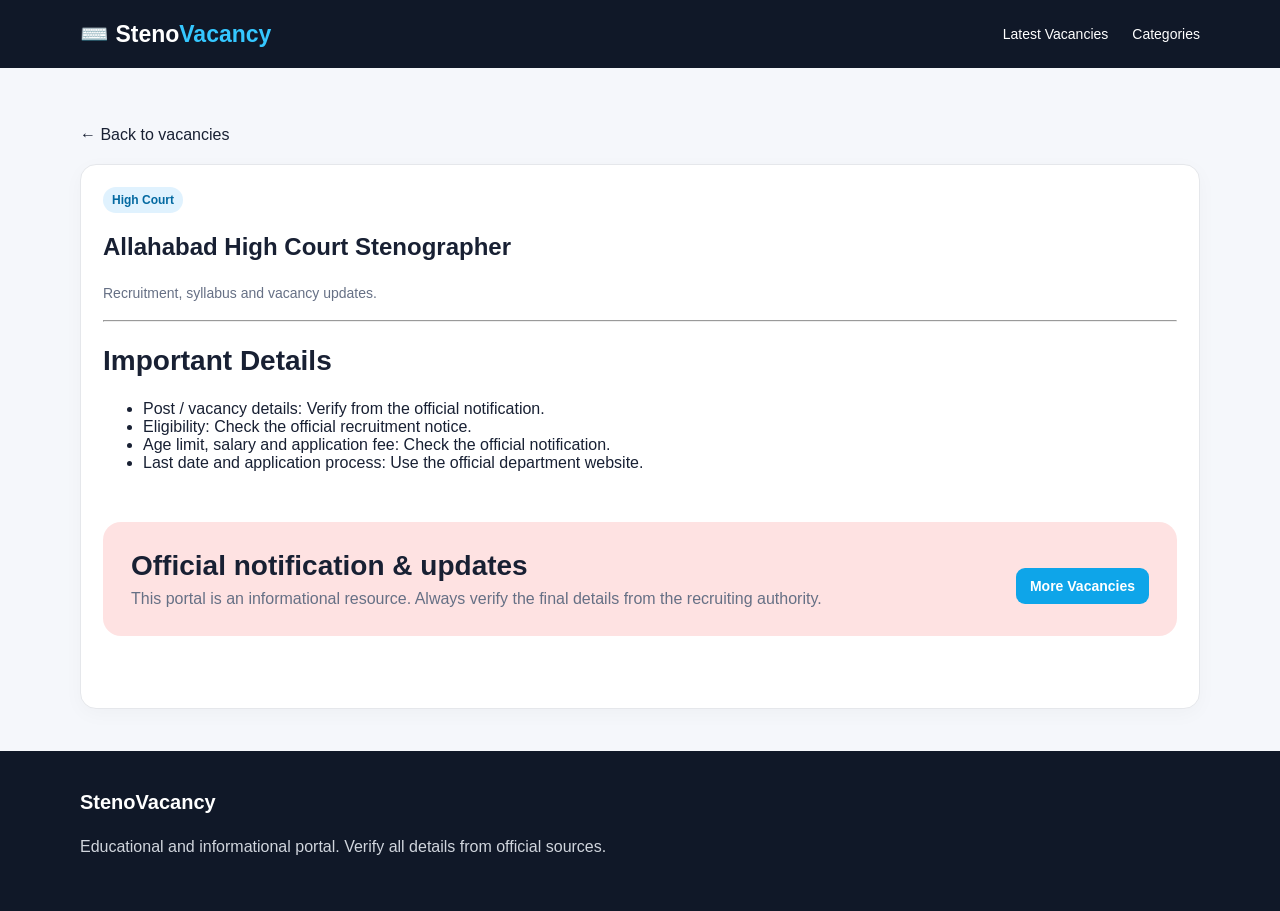
<file: ahc.html>
<!DOCTYPE html><html lang="en"><head><meta charset="UTF-8"><meta name="viewport" content="width=device-width,initial-scale=1"><title>Allahabad High Court Stenographer | StenoVacancy</title><meta name="description" content="Recruitment, syllabus and vacancy updates."><link rel="stylesheet" href="../style.css"></head><body><header><div class="container nav"><a class="brand" href="../index.html">⌨️ Steno<span>Vacancy</span></a><nav><a href="../index.html#latest">Latest Vacancies</a><a href="../index.html#categories">Categories</a></nav></div></header><main class="container"><p><a href="../index.html">← Back to vacancies</a></p><article class="card" style="margin-top:20px"><span class="tag">High Court</span><h1>Allahabad High Court Stenographer</h1><p class="meta">Recruitment, syllabus and vacancy updates.</p><hr><h2>Important Details</h2><ul><li>Post / vacancy details: Verify from the official notification.</li><li>Eligibility: Check the official recruitment notice.</li><li>Age limit, salary and application fee: Check the official notification.</li><li>Last date and application process: Use the official department website.</li></ul><div class="youtube"><div><h2>Official notification & updates</h2><p>This portal is an informational resource. Always verify the final details from the recruiting authority.</p></div><a class="btn" href="../index.html">More Vacancies</a></div></article></main><footer><div class="container"><strong>StenoVacancy</strong><p>Educational and informational portal. Verify all details from official sources.</p></div></footer></body></html>
</file>
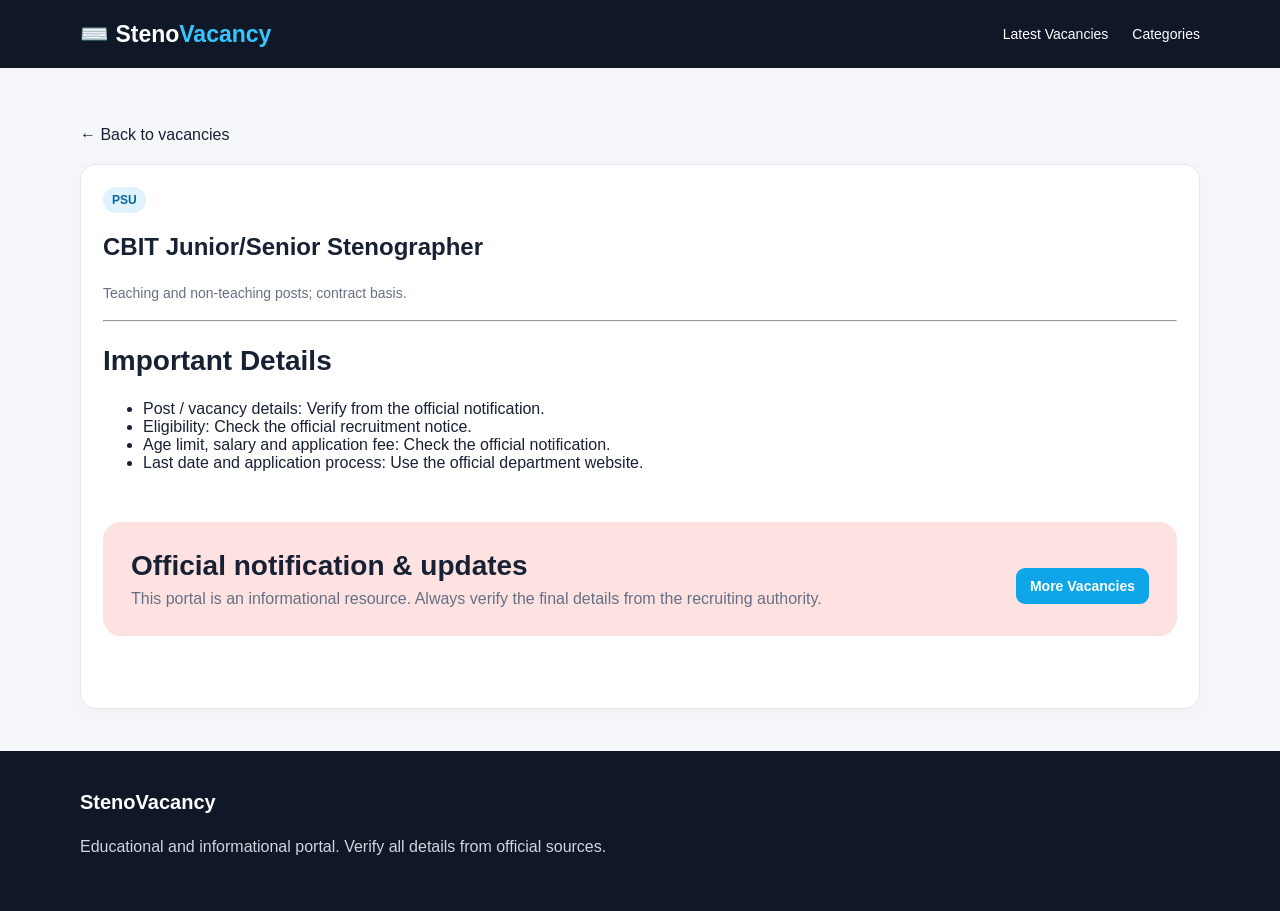
<file: cbit.html>
<!DOCTYPE html><html lang="en"><head><meta charset="UTF-8"><meta name="viewport" content="width=device-width,initial-scale=1"><title>CBIT Junior/Senior Stenographer | StenoVacancy</title><meta name="description" content="Teaching and non-teaching posts; contract basis."><link rel="stylesheet" href="../style.css"></head><body><header><div class="container nav"><a class="brand" href="../index.html">⌨️ Steno<span>Vacancy</span></a><nav><a href="../index.html#latest">Latest Vacancies</a><a href="../index.html#categories">Categories</a></nav></div></header><main class="container"><p><a href="../index.html">← Back to vacancies</a></p><article class="card" style="margin-top:20px"><span class="tag">PSU</span><h1>CBIT Junior/Senior Stenographer</h1><p class="meta">Teaching and non-teaching posts; contract basis.</p><hr><h2>Important Details</h2><ul><li>Post / vacancy details: Verify from the official notification.</li><li>Eligibility: Check the official recruitment notice.</li><li>Age limit, salary and application fee: Check the official notification.</li><li>Last date and application process: Use the official department website.</li></ul><div class="youtube"><div><h2>Official notification & updates</h2><p>This portal is an informational resource. Always verify the final details from the recruiting authority.</p></div><a class="btn" href="../index.html">More Vacancies</a></div></article></main><footer><div class="container"><strong>StenoVacancy</strong><p>Educational and informational portal. Verify all details from official sources.</p></div></footer></body></html>
</file>
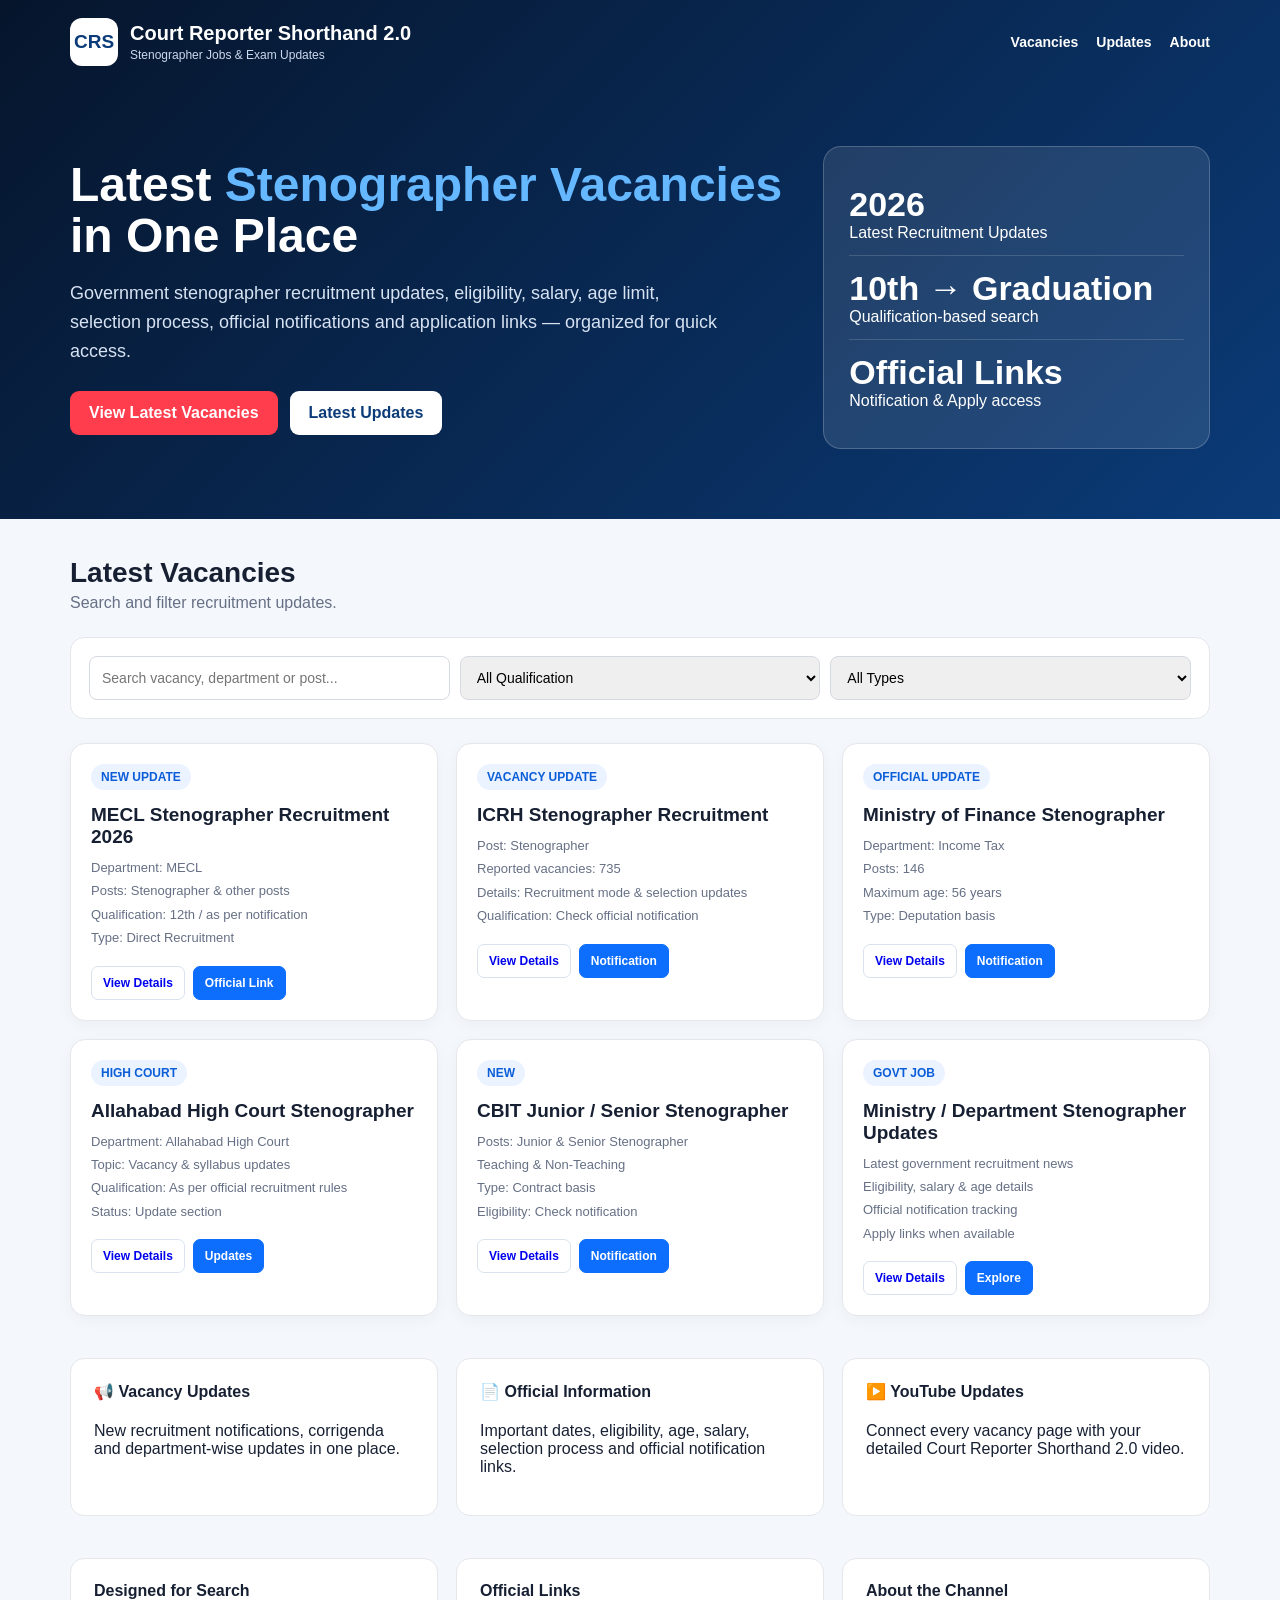
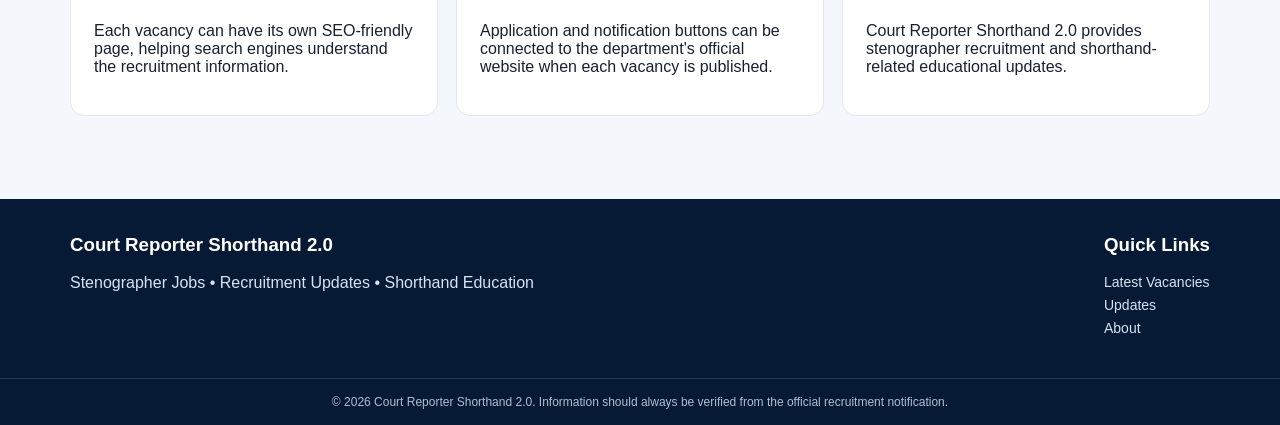
<file: court_reporter_shorthand_website.html>
<!DOCTYPE html>
<html lang="en">
<head>
<meta charset="UTF-8">
<meta name="viewport" content="width=device-width, initial-scale=1.0">
<title>Court Reporter Shorthand 2.0 | Stenographer Vacancy 2026</title>
<meta name="description" content="Latest Stenographer vacancies, government jobs, eligibility, salary, age limit, official notification and apply links.">
<style>
:root{--navy:#071a35;--blue:#0d6efd;--red:#e63946;--light:#f4f7fb;--text:#172033;--muted:#667085;--white:#fff;--border:#e5e7eb}
*{box-sizing:border-box} body{margin:0;font-family:Arial,Helvetica,sans-serif;background:var(--light);color:var(--text)}
header{background:linear-gradient(135deg,#06152c,#0b3b78);color:white}
.top{max-width:1180px;margin:auto;padding:18px 20px;display:flex;align-items:center;justify-content:space-between;gap:20px}
.brand{display:flex;align-items:center;gap:12px}.logo{width:48px;height:48px;border-radius:12px;background:#fff;color:#0b3b78;display:grid;place-items:center;font-weight:900;font-size:19px}
.brand h1{font-size:20px;margin:0}.brand p{margin:3px 0 0;color:#cbd9ee;font-size:12px}
nav a{color:white;text-decoration:none;margin-left:18px;font-size:14px;font-weight:700}
.hero{max-width:1180px;margin:auto;padding:62px 20px 70px;display:grid;grid-template-columns:1.3fr .7fr;gap:35px;align-items:center}
.hero h2{font-size:48px;line-height:1.05;margin:0 0 18px}.hero h2 span{color:#65b7ff}
.hero p{font-size:18px;line-height:1.6;color:#d7e3f3;max-width:650px}
.buttons{display:flex;gap:12px;margin-top:25px;flex-wrap:wrap}.btn{padding:13px 19px;border-radius:9px;text-decoration:none;font-weight:800;display:inline-block}.primary{background:#ff3d4d;color:white}.secondary{background:white;color:#0b3b78}
.hero-card{background:rgba(255,255,255,.1);border:1px solid rgba(255,255,255,.2);padding:25px;border-radius:18px}.hero-card b{font-size:34px}.hero-card div{padding:13px 0;border-bottom:1px solid rgba(255,255,255,.15)}.hero-card div:last-child{border:0}
main{max-width:1180px;margin:auto;padding:38px 20px}.section-head{display:flex;justify-content:space-between;align-items:end;gap:20px;margin-bottom:20px}.section-head h3{font-size:28px;margin:0}.section-head p{color:var(--muted);margin:5px 0}
.tools{background:white;padding:18px;border:1px solid var(--border);border-radius:14px;display:flex;gap:10px;flex-wrap:wrap;margin-bottom:24px}.tools input,.tools select{padding:12px;border:1px solid #d5d9e0;border-radius:8px;font-size:14px;flex:1;min-width:180px}
.grid{display:grid;grid-template-columns:repeat(3,1fr);gap:18px}.card{background:white;border:1px solid var(--border);border-radius:15px;padding:20px;box-shadow:0 4px 15px rgba(15,23,42,.04)}.badge{display:inline-block;background:#eaf3ff;color:#0b5ed7;border-radius:20px;padding:6px 10px;font-size:12px;font-weight:800}.card h4{font-size:19px;margin:14px 0 8px}.meta{font-size:13px;color:var(--muted);line-height:1.8}.card .links{display:flex;gap:8px;margin-top:16px}.smallbtn{padding:9px 11px;border-radius:7px;text-decoration:none;font-size:12px;font-weight:800;border:1px solid #d9e2ef}.apply{background:#0d6efd;color:white;border-color:#0d6efd}
.info{margin-top:42px;display:grid;grid-template-columns:repeat(3,1fr);gap:18px}.info article{background:white;border-radius:14px;padding:23px;border:1px solid var(--border)}.info h4{margin-top:0}
footer{background:#071a35;color:#d7e3f3;margin-top:45px}.footer{max-width:1180px;margin:auto;padding:35px 20px;display:flex;justify-content:space-between;gap:30px;flex-wrap:wrap}.footer h3{color:white;margin-top:0}.footer a{color:#d7e3f3;text-decoration:none;display:block;margin:7px 0;font-size:14px}.copyright{border-top:1px solid rgba(255,255,255,.12);padding:16px 20px;text-align:center;font-size:12px;color:#aebed3}
@media(max-width:850px){.hero{grid-template-columns:1fr;padding-top:45px}.hero h2{font-size:37px}.grid{grid-template-columns:repeat(2,1fr)}.info{grid-template-columns:1fr}}
@media(max-width:560px){nav{display:none}.top{padding:14px}.grid{grid-template-columns:1fr}.hero{padding-left:16px;padding-right:16px}main{padding:30px 14px}.hero h2{font-size:32px}}
</style>
</head>
<body>
<header>
  <div class="top">
    <div class="brand">
      <div class="logo">CRS</div>
      <div><h1>Court Reporter Shorthand 2.0</h1><p>Stenographer Jobs & Exam Updates</p></div>
    </div>
    <nav><a href="#vacancies">Vacancies</a><a href="#updates">Updates</a><a href="#about">About</a></nav>
  </div>
  <div class="hero">
    <div>
      <h2>Latest <span>Stenographer Vacancies</span> in One Place</h2>
      <p>Government stenographer recruitment updates, eligibility, salary, age limit, selection process, official notifications and application links — organized for quick access.</p>
      <div class="buttons"><a class="btn primary" href="#vacancies">View Latest Vacancies</a><a class="btn secondary" href="#updates">Latest Updates</a></div>
    </div>
    <div class="hero-card">
      <div><b>2026</b><br>Latest Recruitment Updates</div>
      <div><b>10th → Graduation</b><br>Qualification-based search</div>
      <div><b>Official Links</b><br>Notification & Apply access</div>
    </div>
  </div>
</header>

<main>
<section id="vacancies">
  <div class="section-head"><div><h3>Latest Vacancies</h3><p>Search and filter recruitment updates.</p></div></div>
  <div class="tools">
    <input id="search" placeholder="Search vacancy, department or post..." oninput="filterCards()">
    <select id="qualification" onchange="filterCards()"><option value="">All Qualification</option><option>10th</option><option>12th</option><option>Graduation</option></select>
    <select id="type" onchange="filterCards()"><option value="">All Types</option><option>Direct Recruitment</option><option>Deputation</option><option>Contract</option></select>
  </div>
  <div class="grid" id="cards">
    <article class="card" data-q="12th" data-type="Direct Recruitment"><span class="badge">NEW UPDATE</span><h4>MECL Stenographer Recruitment 2026</h4><div class="meta">Department: MECL<br>Posts: Stenographer & other posts<br>Qualification: 12th / as per notification<br>Type: Direct Recruitment</div><div class="links"><a class="smallbtn" href="#details">View Details</a><a class="smallbtn apply" href="#apply">Official Link</a></div></article>
    <article class="card" data-q="12th" data-type="Direct Recruitment"><span class="badge">VACANCY UPDATE</span><h4>ICRH Stenographer Recruitment</h4><div class="meta">Post: Stenographer<br>Reported vacancies: 735<br>Details: Recruitment mode & selection updates<br>Qualification: Check official notification</div><div class="links"><a class="smallbtn" href="#details">View Details</a><a class="smallbtn apply" href="#apply">Notification</a></div></article>
    <article class="card" data-q="12th" data-type="Deputation"><span class="badge">OFFICIAL UPDATE</span><h4>Ministry of Finance Stenographer</h4><div class="meta">Department: Income Tax<br>Posts: 146<br>Maximum age: 56 years<br>Type: Deputation basis</div><div class="links"><a class="smallbtn" href="#details">View Details</a><a class="smallbtn apply" href="#apply">Notification</a></div></article>
    <article class="card" data-q="Graduation" data-type="Direct Recruitment"><span class="badge">HIGH COURT</span><h4>Allahabad High Court Stenographer</h4><div class="meta">Department: Allahabad High Court<br>Topic: Vacancy & syllabus updates<br>Qualification: As per official recruitment rules<br>Status: Update section</div><div class="links"><a class="smallbtn" href="#details">View Details</a><a class="smallbtn apply" href="#apply">Updates</a></div></article>
    <article class="card" data-q="10th" data-type="Contract"><span class="badge">NEW</span><h4>CBIT Junior / Senior Stenographer</h4><div class="meta">Posts: Junior & Senior Stenographer<br>Teaching & Non-Teaching<br>Type: Contract basis<br>Eligibility: Check notification</div><div class="links"><a class="smallbtn" href="#details">View Details</a><a class="smallbtn apply" href="#apply">Notification</a></div></article>
    <article class="card" data-q="12th" data-type="Direct Recruitment"><span class="badge">GOVT JOB</span><h4>Ministry / Department Stenographer Updates</h4><div class="meta">Latest government recruitment news<br>Eligibility, salary & age details<br>Official notification tracking<br>Apply links when available</div><div class="links"><a class="smallbtn" href="#details">View Details</a><a class="smallbtn apply" href="#apply">Explore</a></div></article>
  </div>
</section>

<section id="updates" class="info">
  <article><h4>📢 Vacancy Updates</h4><p>New recruitment notifications, corrigenda and department-wise updates in one place.</p></article>
  <article><h4>📄 Official Information</h4><p>Important dates, eligibility, age, salary, selection process and official notification links.</p></article>
  <article><h4>▶️ YouTube Updates</h4><p>Connect every vacancy page with your detailed Court Reporter Shorthand 2.0 video.</p></article>
</section>

<section id="details" class="info">
  <article><h4>Designed for Search</h4><p>Each vacancy can have its own SEO-friendly page, helping search engines understand the recruitment information.</p></article>
  <article id="apply"><h4>Official Links</h4><p>Application and notification buttons can be connected to the department's official website when each vacancy is published.</p></article>
  <article id="about"><h4>About the Channel</h4><p>Court Reporter Shorthand 2.0 provides stenographer recruitment and shorthand-related educational updates.</p></article>
</section>
</main>

<footer>
 <div class="footer">
  <div><h3>Court Reporter Shorthand 2.0</h3><div>Stenographer Jobs • Recruitment Updates • Shorthand Education</div></div>
  <div><h3>Quick Links</h3><a href="#vacancies">Latest Vacancies</a><a href="#updates">Updates</a><a href="#about">About</a></div>
 </div>
 <div class="copyright">© 2026 Court Reporter Shorthand 2.0. Information should always be verified from the official recruitment notification.</div>
</footer>

<script>
function filterCards(){
 const q=document.getElementById('search').value.toLowerCase();
 const qual=document.getElementById('qualification').value;
 const type=document.getElementById('type').value;
 document.querySelectorAll('.card').forEach(c=>{
   const text=c.innerText.toLowerCase();
   const okText=!q||text.includes(q);
   const okQ=!qual||c.dataset.q===qual;
   const okT=!type||c.dataset.type===type;
   c.style.display=okText&&okQ&&okT?'block':'none';
 });
}
</script>
</body>
</html>
</file>
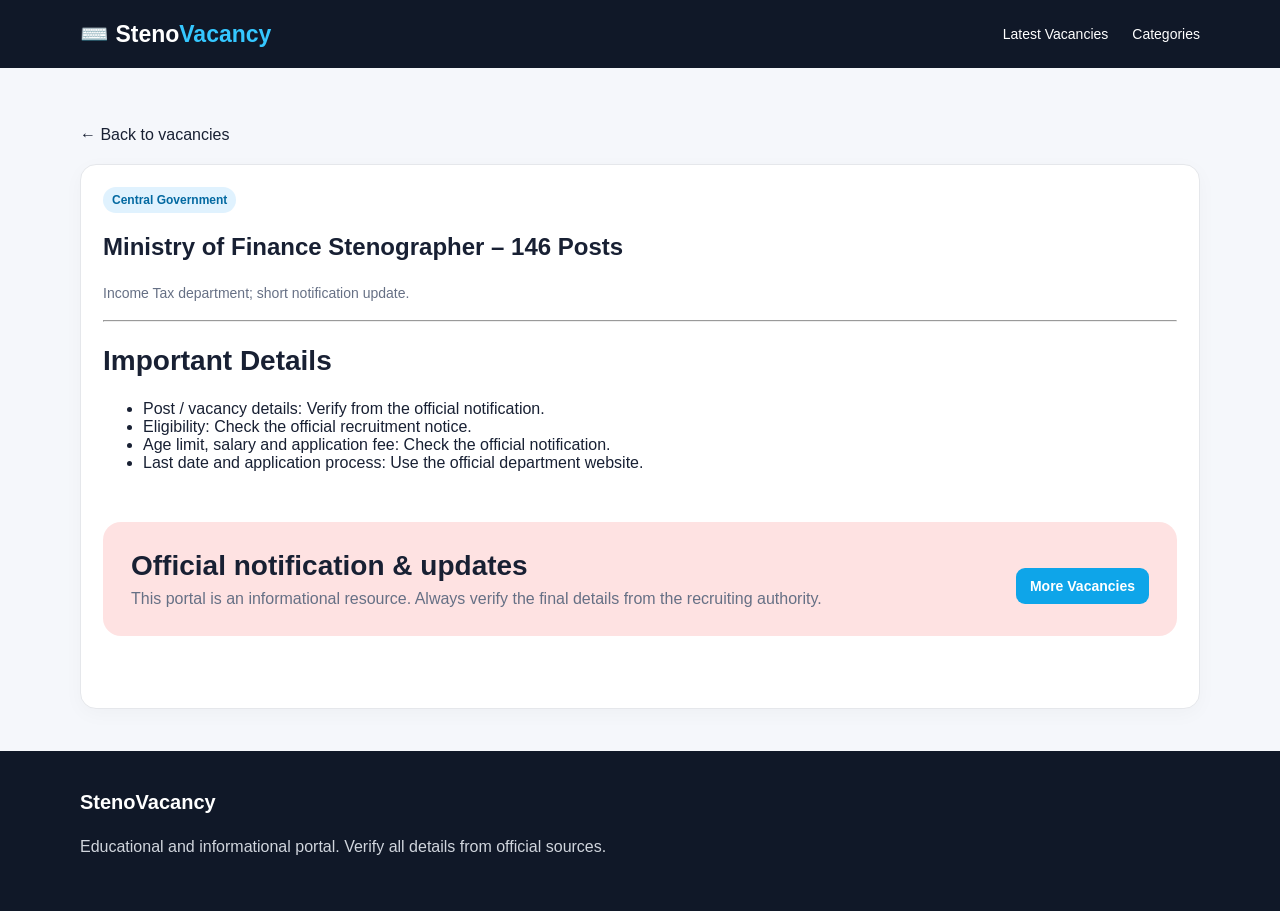
<file: finance.html>
<!DOCTYPE html><html lang="en"><head><meta charset="UTF-8"><meta name="viewport" content="width=device-width,initial-scale=1"><title>Ministry of Finance Stenographer – 146 Posts | StenoVacancy</title><meta name="description" content="Income Tax department; short notification update."><link rel="stylesheet" href="../style.css"></head><body><header><div class="container nav"><a class="brand" href="../index.html">⌨️ Steno<span>Vacancy</span></a><nav><a href="../index.html#latest">Latest Vacancies</a><a href="../index.html#categories">Categories</a></nav></div></header><main class="container"><p><a href="../index.html">← Back to vacancies</a></p><article class="card" style="margin-top:20px"><span class="tag">Central Government</span><h1>Ministry of Finance Stenographer – 146 Posts</h1><p class="meta">Income Tax department; short notification update.</p><hr><h2>Important Details</h2><ul><li>Post / vacancy details: Verify from the official notification.</li><li>Eligibility: Check the official recruitment notice.</li><li>Age limit, salary and application fee: Check the official notification.</li><li>Last date and application process: Use the official department website.</li></ul><div class="youtube"><div><h2>Official notification & updates</h2><p>This portal is an informational resource. Always verify the final details from the recruiting authority.</p></div><a class="btn" href="../index.html">More Vacancies</a></div></article></main><footer><div class="container"><strong>StenoVacancy</strong><p>Educational and informational portal. Verify all details from official sources.</p></div></footer></body></html>
</file>
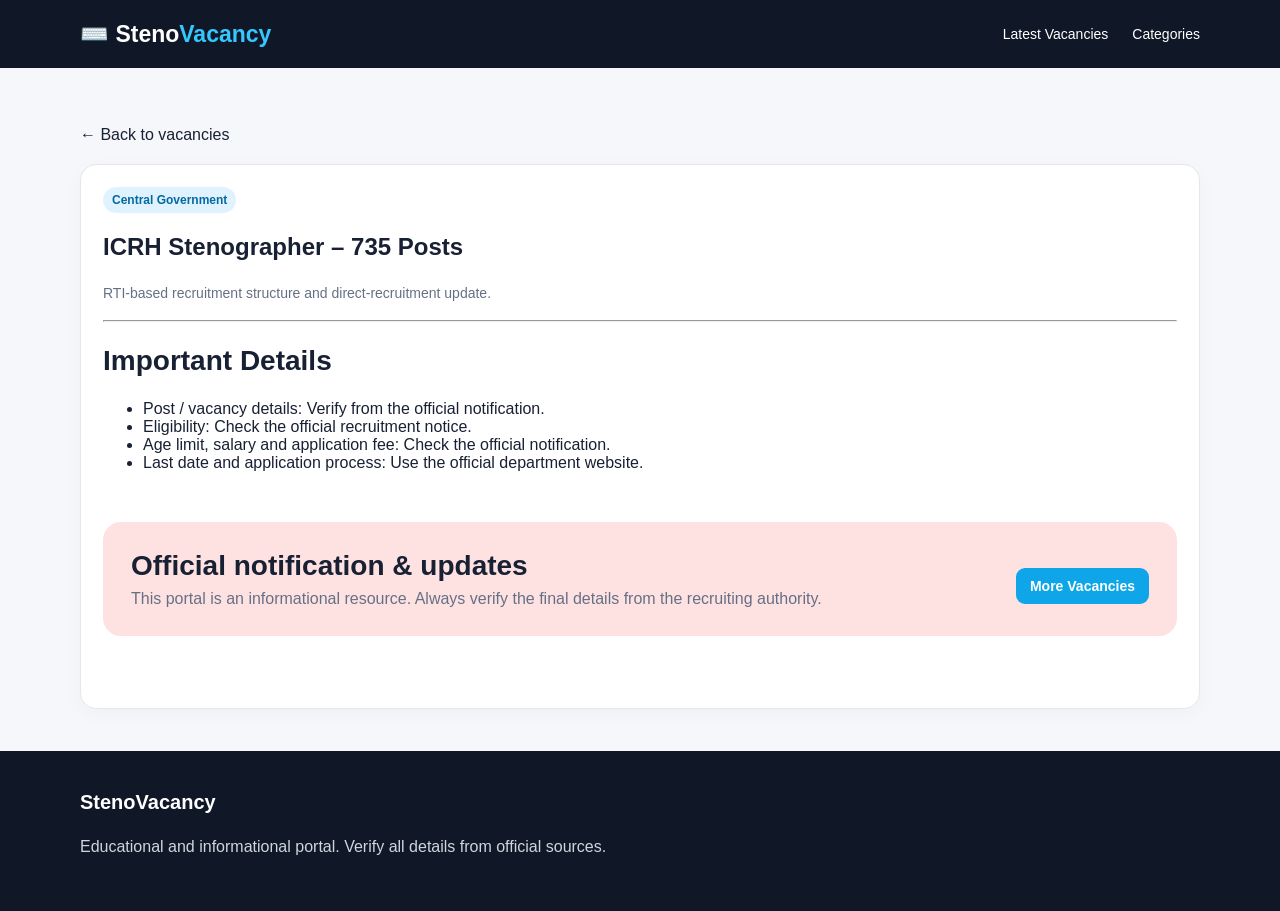
<file: icrh.html>
<!DOCTYPE html><html lang="en"><head><meta charset="UTF-8"><meta name="viewport" content="width=device-width,initial-scale=1"><title>ICRH Stenographer – 735 Posts | StenoVacancy</title><meta name="description" content="RTI-based recruitment structure and direct-recruitment update."><link rel="stylesheet" href="../style.css"></head><body><header><div class="container nav"><a class="brand" href="../index.html">⌨️ Steno<span>Vacancy</span></a><nav><a href="../index.html#latest">Latest Vacancies</a><a href="../index.html#categories">Categories</a></nav></div></header><main class="container"><p><a href="../index.html">← Back to vacancies</a></p><article class="card" style="margin-top:20px"><span class="tag">Central Government</span><h1>ICRH Stenographer – 735 Posts</h1><p class="meta">RTI-based recruitment structure and direct-recruitment update.</p><hr><h2>Important Details</h2><ul><li>Post / vacancy details: Verify from the official notification.</li><li>Eligibility: Check the official recruitment notice.</li><li>Age limit, salary and application fee: Check the official notification.</li><li>Last date and application process: Use the official department website.</li></ul><div class="youtube"><div><h2>Official notification & updates</h2><p>This portal is an informational resource. Always verify the final details from the recruiting authority.</p></div><a class="btn" href="../index.html">More Vacancies</a></div></article></main><footer><div class="container"><strong>StenoVacancy</strong><p>Educational and informational portal. Verify all details from official sources.</p></div></footer></body></html>
</file>
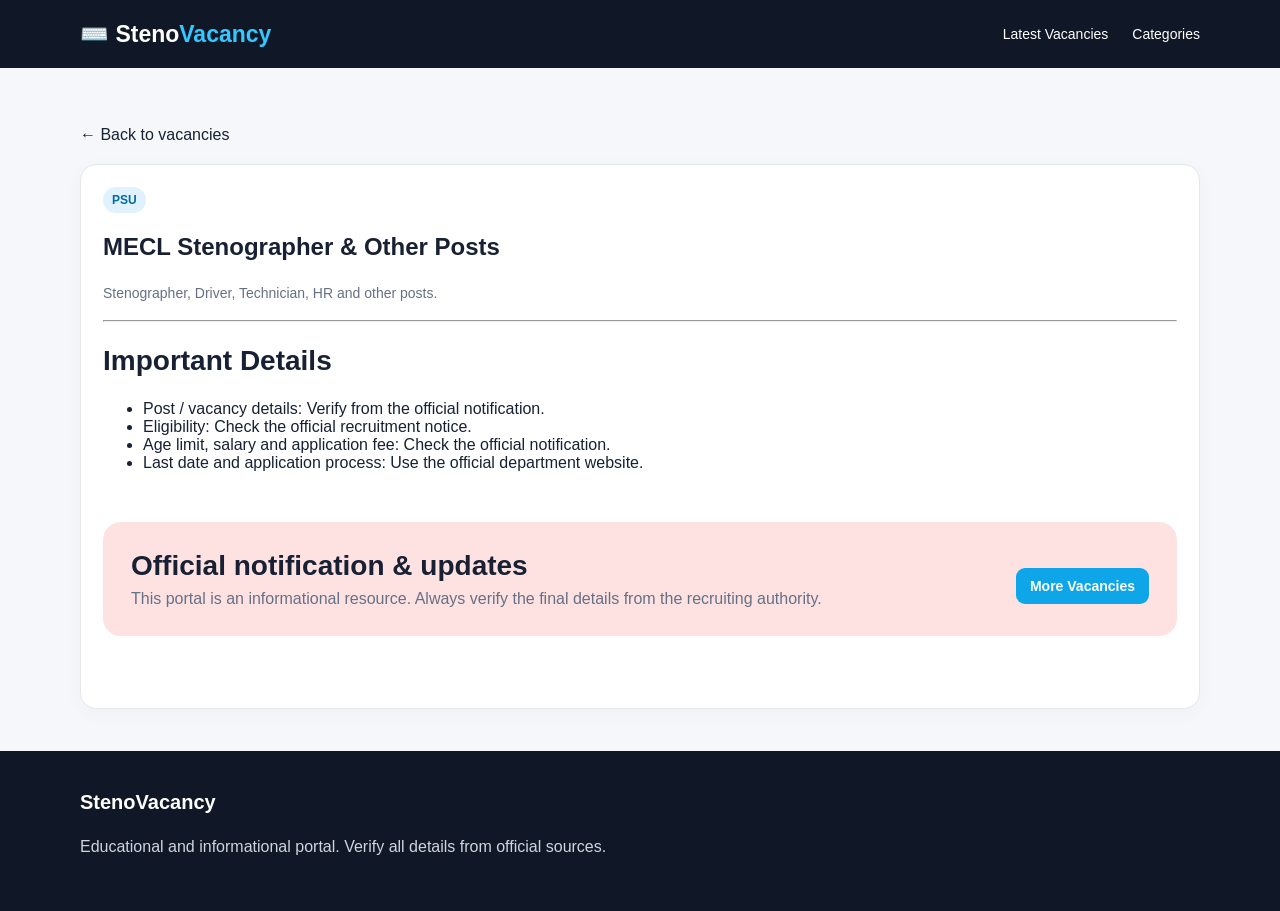
<file: mecl.html>
<!DOCTYPE html><html lang="en"><head><meta charset="UTF-8"><meta name="viewport" content="width=device-width,initial-scale=1"><title>MECL Stenographer & Other Posts | StenoVacancy</title><meta name="description" content="Stenographer, Driver, Technician, HR and other posts."><link rel="stylesheet" href="../style.css"></head><body><header><div class="container nav"><a class="brand" href="../index.html">⌨️ Steno<span>Vacancy</span></a><nav><a href="../index.html#latest">Latest Vacancies</a><a href="../index.html#categories">Categories</a></nav></div></header><main class="container"><p><a href="../index.html">← Back to vacancies</a></p><article class="card" style="margin-top:20px"><span class="tag">PSU</span><h1>MECL Stenographer & Other Posts</h1><p class="meta">Stenographer, Driver, Technician, HR and other posts.</p><hr><h2>Important Details</h2><ul><li>Post / vacancy details: Verify from the official notification.</li><li>Eligibility: Check the official recruitment notice.</li><li>Age limit, salary and application fee: Check the official notification.</li><li>Last date and application process: Use the official department website.</li></ul><div class="youtube"><div><h2>Official notification & updates</h2><p>This portal is an informational resource. Always verify the final details from the recruiting authority.</p></div><a class="btn" href="../index.html">More Vacancies</a></div></article></main><footer><div class="container"><strong>StenoVacancy</strong><p>Educational and informational portal. Verify all details from official sources.</p></div></footer></body></html>
</file>
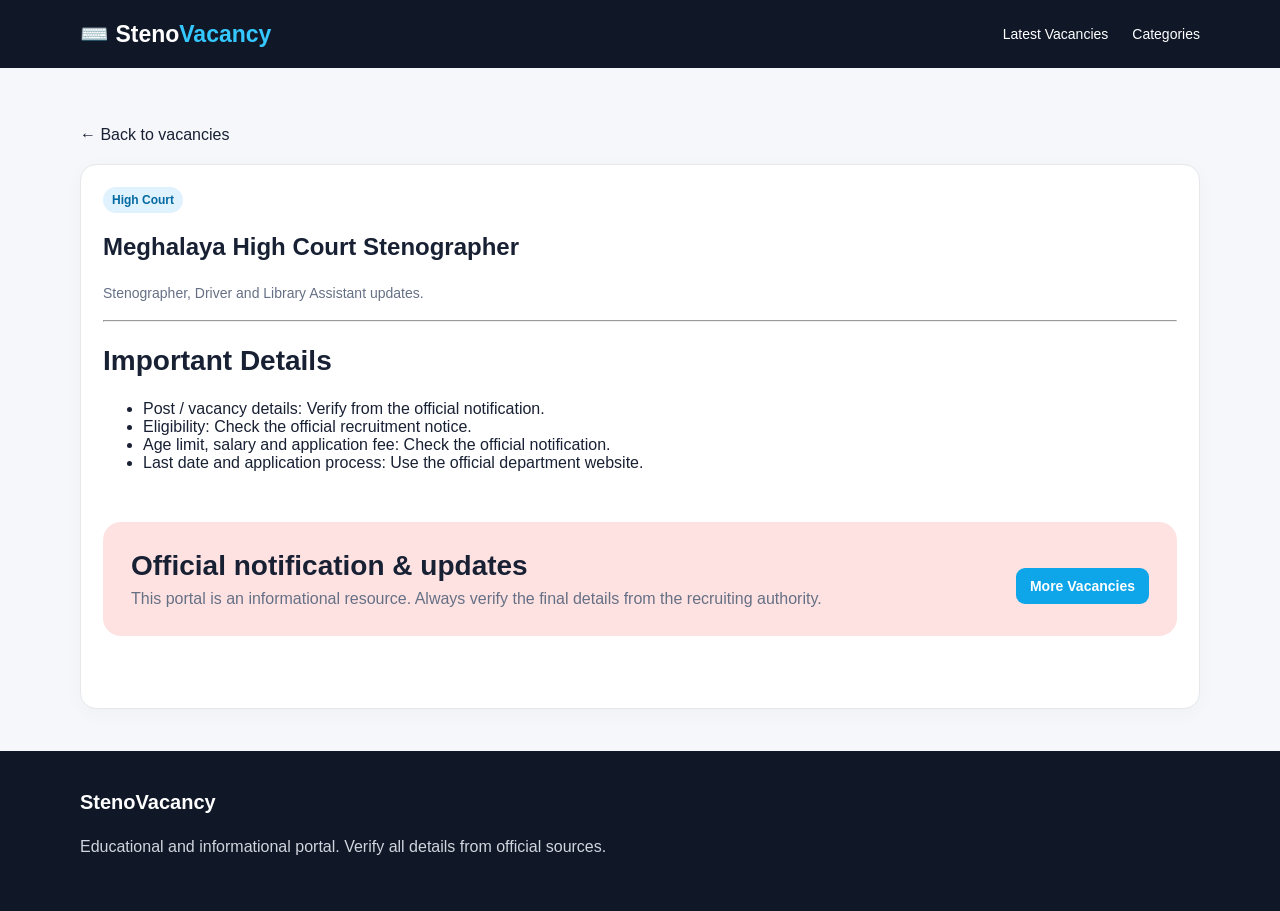
<file: meghalaya.html>
<!DOCTYPE html><html lang="en"><head><meta charset="UTF-8"><meta name="viewport" content="width=device-width,initial-scale=1"><title>Meghalaya High Court Stenographer | StenoVacancy</title><meta name="description" content="Stenographer, Driver and Library Assistant updates."><link rel="stylesheet" href="../style.css"></head><body><header><div class="container nav"><a class="brand" href="../index.html">⌨️ Steno<span>Vacancy</span></a><nav><a href="../index.html#latest">Latest Vacancies</a><a href="../index.html#categories">Categories</a></nav></div></header><main class="container"><p><a href="../index.html">← Back to vacancies</a></p><article class="card" style="margin-top:20px"><span class="tag">High Court</span><h1>Meghalaya High Court Stenographer</h1><p class="meta">Stenographer, Driver and Library Assistant updates.</p><hr><h2>Important Details</h2><ul><li>Post / vacancy details: Verify from the official notification.</li><li>Eligibility: Check the official recruitment notice.</li><li>Age limit, salary and application fee: Check the official notification.</li><li>Last date and application process: Use the official department website.</li></ul><div class="youtube"><div><h2>Official notification & updates</h2><p>This portal is an informational resource. Always verify the final details from the recruiting authority.</p></div><a class="btn" href="../index.html">More Vacancies</a></div></article></main><footer><div class="container"><strong>StenoVacancy</strong><p>Educational and informational portal. Verify all details from official sources.</p></div></footer></body></html>
</file>
<file: style.css>
*{box-sizing:border-box}body{margin:0;font-family:Arial,Helvetica,sans-serif;background:#f5f7fb;color:#182033}a{text-decoration:none;color:inherit}.container{width:min(1120px,92%);margin:auto}header{background:#101828;color:white;position:sticky;top:0;z-index:10}.nav{height:68px;display:flex;align-items:center;justify-content:space-between}.brand{font-size:23px;font-weight:800}.brand span{color:#35c7ff}nav{display:flex;gap:24px;font-size:14px}nav a:hover{color:#35c7ff}.hero{background:linear-gradient(135deg,#101828,#164e63);color:#fff;padding:72px 0 78px}.badge{display:inline-block;background:#35c7ff;color:#062333;padding:7px 11px;border-radius:20px;font-weight:700;font-size:12px}.hero h1{font-size:clamp(34px,6vw,58px);margin:18px 0 12px}.hero p{font-size:18px;max-width:700px;line-height:1.6;color:#dbeafe}.search{display:flex;max-width:760px;margin-top:28px;background:#fff;padding:6px;border-radius:12px}.search input{flex:1;border:0;outline:0;padding:15px;font-size:16px}.search button,.btn{border:0;background:#0ea5e9;color:white;padding:14px 20px;border-radius:9px;font-weight:700;cursor:pointer}.hero .search button{background:#0f172a}main{padding:42px 0}.section-head{display:flex;align-items:center;justify-content:space-between}.section-head h2,h2{font-size:28px}.grid{display:grid;grid-template-columns:repeat(3,1fr);gap:18px}.card{background:#fff;border:1px solid #e5e7eb;border-radius:16px;padding:22px;box-shadow:0 5px 20px #00000008}.tag{font-size:12px;font-weight:700;color:#0369a1;background:#e0f2fe;padding:6px 9px;border-radius:20px;display:inline-block}.card h3{font-size:20px;margin:15px 0 8px}.meta{color:#667085;font-size:14px;line-height:1.8}.card .btn{display:inline-block;margin-top:14px;padding:10px 14px;font-size:14px}.categories{display:flex;flex-wrap:wrap;gap:10px}.categories button{border:1px solid #d0d5dd;background:#fff;padding:11px 15px;border-radius:9px;cursor:pointer}.categories button:hover{background:#e0f2fe}.youtube{margin:50px 0;padding:28px;border-radius:18px;background:#fee2e2;display:flex;align-items:center;justify-content:space-between;gap:20px}.youtube h2{margin:0 0 8px}.youtube p{margin:0;color:#667085}footer{background:#101828;color:#d0d5dd;padding:35px 0;line-height:1.6}footer strong{color:#fff;font-size:20px}footer p{max-width:700px} @media(max-width:800px){nav{display:none}.grid{grid-template-columns:1fr}.hero{padding:55px 0}.youtube{display:block}.youtube .btn{display:inline-block;margin-top:18px}}
</file>
